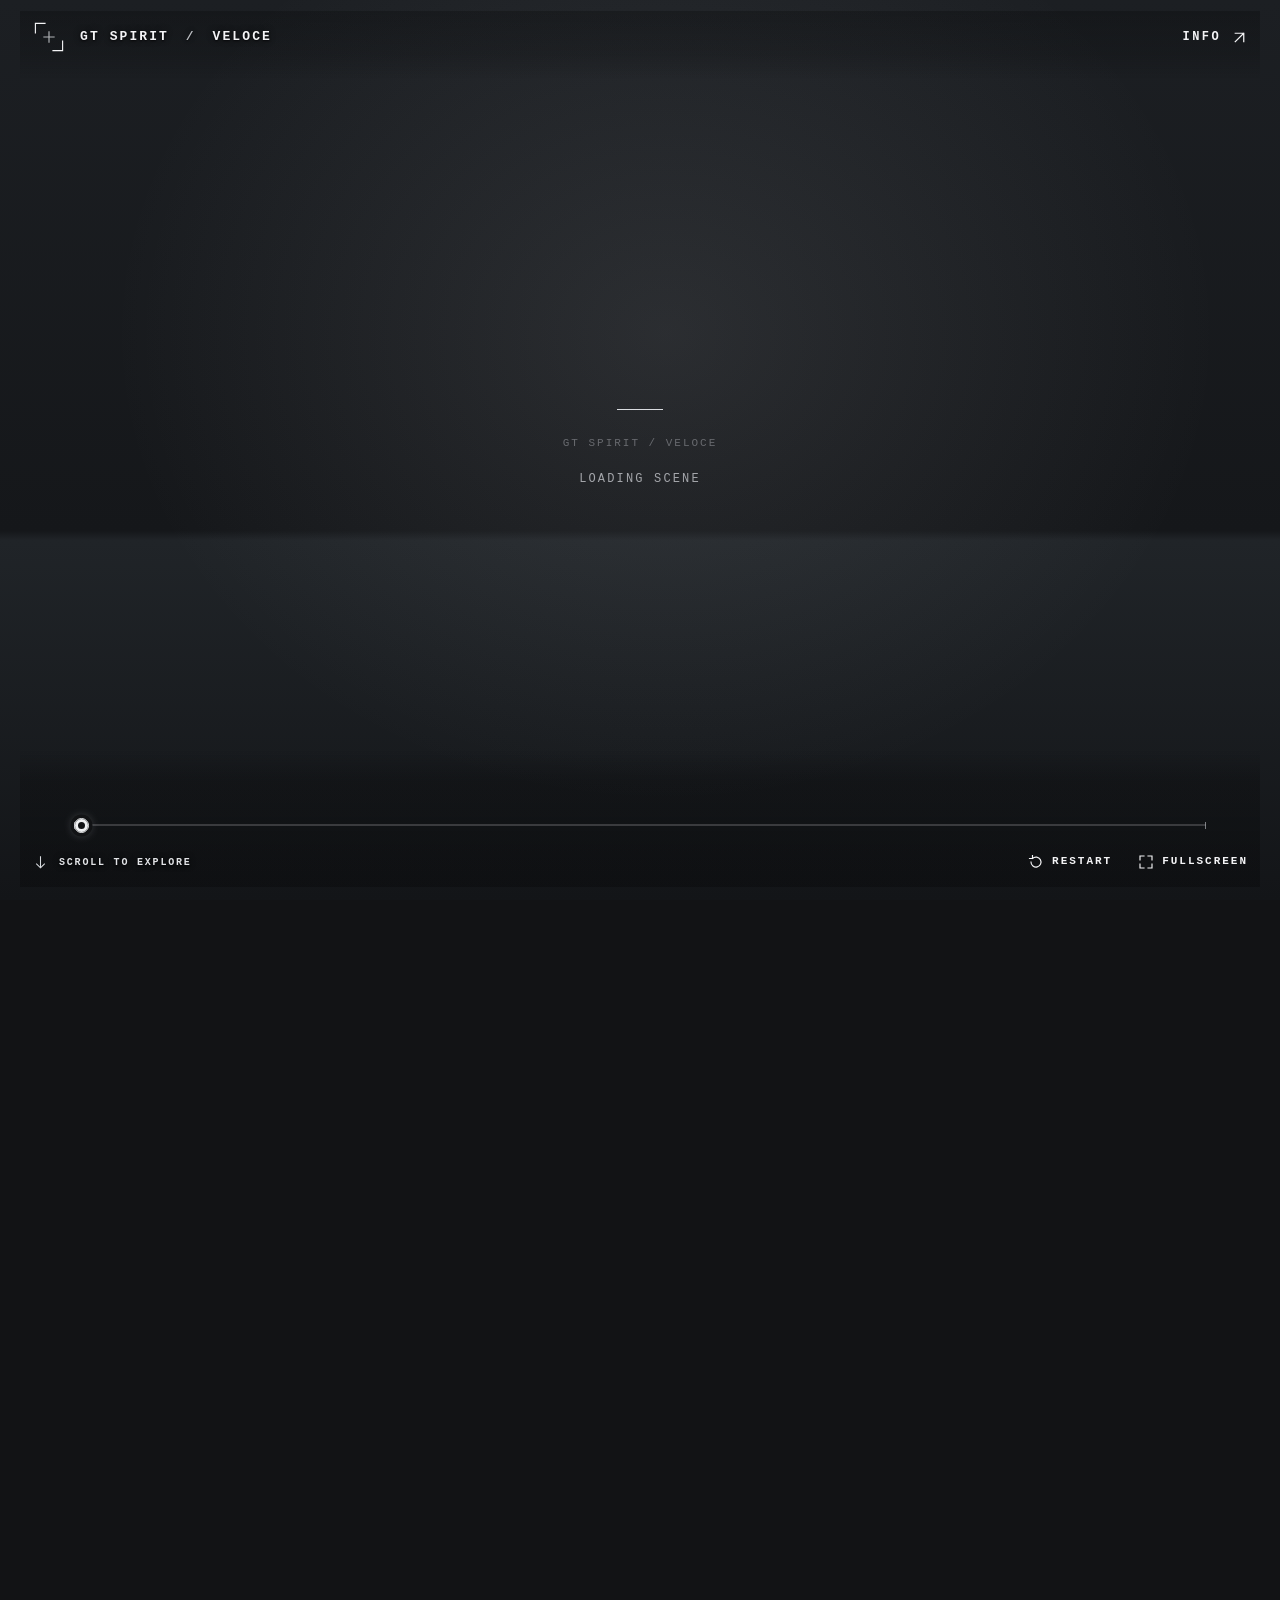
<file: index.html>
<!doctype html>
<html lang="en">
  <head>
    <meta charset="UTF-8" />
    <meta name="viewport" content="width=device-width, initial-scale=1, viewport-fit=cover" />
    <meta name="theme-color" content="#121315" />
    <meta name="description" content="GT Spirit — a scroll-driven 3D exploration of a classic grand-touring coupe, from the cloth reveal to paintwork, engine and structure." />
    <title>GT Spirit — Veloce</title>
    <link rel="icon" href="data:image/svg+xml,%3Csvg xmlns='http://www.w3.org/2000/svg' viewBox='0 0 40 40'%3E%3Crect width='40' height='40' rx='8' fill='%23121315'/%3E%3Cpath d='M10 25V12h9m11 3v13h-9' fill='none' stroke='%23f2f2f3' stroke-width='2'/%3E%3Ccircle cx='20' cy='20' r='3' fill='%23d9dce0'/%3E%3C/svg%3E" />
    <link rel="stylesheet" href="./src/style.css" />
    <link rel="stylesheet" href="./src/interactive.css" />
    <script type="module" src="./src/player.js"></script>
    <script type="module" src="./src/interactive.js"></script>
  </head>
  <body data-intro-fit="cover">
    <main id="experience" aria-label="GT Spirit realtime reveal">
      <div id="scroll-track" class="scroll-track">
        <section id="stage" class="stage" data-frame="" data-target-frame="" data-progress="0" data-status="loading-manifest" aria-label="Realtime 3D intro">
          <header class="topbar">
            <div class="signature">
              <svg class="signature-mark" viewBox="0 0 30 30" fill="none" aria-hidden="true"><path d="M3 12V3h9M18 27h9v-9"/><path class="mark-fine" d="M15 10v10M10 15h10"/></svg>
              <div>
                <p class="eyebrow signature-title">GT SPIRIT <span class="slash">/</span> VELOCE</p>
              </div>
            </div>
            <div class="top-actions">
              <span id="quality-label" class="quality-label">REALTIME 3D</span>
              <button id="info-button" class="text-button" type="button" aria-haspopup="dialog" aria-controls="quality-dialog">
                Info
                <svg viewBox="0 0 16 16" fill="none" aria-hidden="true"><path d="M4 12 12 4M4 4h8v8"/></svg>
              </button>
            </div>
          </header>

          <div id="image-region" class="image-region" aria-busy="true">
            <div id="first-load" class="first-load" role="status" aria-live="polite">
              <span class="loading-rule" aria-hidden="true"></span>
              <p class="eyebrow">GT SPIRIT / VELOCE</p>
              <p id="first-load-text" class="first-load-text">Loading scene</p>
              <button id="first-retry" class="line-button" type="button" hidden>Retry</button>
            </div>
            <noscript><p class="no-script">Enable JavaScript to explore the GT Spirit.</p></noscript>
          </div>

          <footer class="controlbar" aria-label="Intro controls">
            <div class="readout-row">
              <div class="frame-readout" aria-live="off">
                <span class="micro-label">FRAME</span>
                <output id="frame-current" aria-label="Current frame" aria-live="off">—</output>
                <span class="frame-total">/ <span id="frame-end">—</span></span>
                <span class="readout-divider" aria-hidden="true"></span>
                <span class="lens-readout" title="Camera focal length"><span id="lens-value">—</span><span class="lens-unit">mm</span></span>
              </div>
              <div id="availability" class="availability"><span class="availability-dot" aria-hidden="true"></span><span id="availability-text">Loading</span></div>
            </div>

            <div class="timeline-row">
              <span id="timeline-start" class="timeline-tick" aria-hidden="true">—</span>
              <div class="seek-wrap">
                <label class="sr-only" for="frame-seek">Seek: right to advance, left to rewind</label>
                <input id="frame-seek" type="range" min="0" max="1" step="1" value="0" aria-describedby="seek-help" disabled />
                <div id="availability-track" class="availability-track" aria-hidden="true"></div>
              </div>
              <span id="timeline-end" class="timeline-tick" aria-hidden="true">—</span>
            </div>

            <div class="transport-row">
              <p id="seek-help" class="scroll-hint"><svg viewBox="0 0 16 16" fill="none" aria-hidden="true"><path d="M8 2v11M4 9l4 4 4-4"/></svg><span>Scroll to explore</span></p>
              <div id="playback-message" class="playback-message">
                <span id="status-indicator" class="status-indicator" aria-hidden="true"></span>
                <span id="playback-state">Loading</span>
                <span id="pending-frame" class="pending-frame" hidden></span>
                <button id="retry-button" class="retry-button" type="button" hidden>Retry</button>
              </div>
              <div class="transport-actions">
                <button id="restart-button" class="text-button" type="button" title="Restart intro (Home)" disabled>
                  <svg viewBox="0 0 16 16" fill="none" aria-hidden="true"><path d="M4.5 4.5A5 5 0 1 1 3 8M1.5 4.5h3v-3"/></svg><span>Restart</span>
                </button>
                <button id="fullscreen-button" class="text-button" type="button" aria-label="Enter fullscreen" title="Enter fullscreen" hidden>
                  <svg viewBox="0 0 16 16" fill="none" aria-hidden="true"><path d="M6 2H2v4m8-4h4v4M2 10v4h4m8-4v4h-4"/></svg><span id="fullscreen-label">Fullscreen</span>
                </button>
              </div>
            </div>
          </footer>
          <div id="live-announcement" class="sr-only" role="status" aria-live="polite" aria-atomic="true"></div>
          <div id="reveal-text" aria-hidden="true">
            <div class="reveal-title">
              <h3 class="reveal-title-word">Veloce<span class="reveal-title-tm">TM</span></h3>
            </div>
            <div class="reveal-tagline">
              <h3 class="reveal-tagline-title">Grand Touring<br />Coupe</h3>
              <span class="reveal-tagline-rule" aria-hidden="true"></span>
            </div>
            <div class="reveal-side">
              <span class="reveal-side-text">GT Spirit Veloce · Realtime 3D · Cloth Reveal · Grand Touring Coupe</span>
              <span class="reveal-side-plus" aria-hidden="true">+</span>
              <span class="reveal-side-plus" aria-hidden="true">+</span>
            </div>
          </div>
        </section>
      </div>

      <dialog id="quality-dialog" class="quality-dialog" aria-labelledby="quality-title" aria-describedby="quality-description">
        <div class="dialog-inner">
          <div class="dialog-topline">
            <p class="eyebrow">ABOUT</p>
            <button id="close-info" class="icon-button" type="button" aria-label="Close info" autofocus><svg viewBox="0 0 20 20" fill="none" aria-hidden="true"><path d="m5 5 10 10M15 5 5 15"/></svg></button>
          </div>
          <h1 id="quality-title">About this build</h1>
          <p id="quality-description" class="dialog-intro">One continuous realtime 3D scene, from the unveiling to the open garage. Scroll to move through it.</p>
          <dl class="source-facts">
            <div><dt>Source</dt><dd id="source-file">Loading…</dd></div>
            <div><dt>Timeline</dt><dd id="source-timeline">—</dd></div>
            <div><dt>Renderer</dt><dd id="source-engine">Realtime WebGL</dd></div>
            <div><dt>Camera</dt><dd id="source-camera">Loading</dd></div>
            <div><dt>Effects</dt><dd id="source-effects">Shared across every chapter</dd></div>
          </dl>
          <p class="source-note">The reveal uses a cloth simulation derived from the original scene — a silk cover drawn back from the bodywork. The same lighting and rendering continue into Paintwork, Engine and Structure. Original source assets are retained.</p>
          <p class="keyboard-note"><span>Keyboard</span> Arrows: seek · Page Up / Down: skip · Home / End: start / end</p>
        </div>
      </dialog>
    </main>

    <section id="interactive-experience" aria-label="GT Spirit live exploration">
      <div id="model-loading" role="status" aria-live="polite" aria-atomic="true" hidden>
        <div class="interactive-loading-inner">
          <h3 id="model-load-title">Loading</h3>
          <p id="model-load-detail">Preparing the live model.</p>
          <progress id="model-load-progress" max="1" value="0" aria-label="Model loading progress"></progress>
          <div class="interactive-loading-actions">
            <button id="model-retry" class="interactive-outline-button" type="button" hidden>Retry model</button>
            <button id="intro-frame-retry" class="interactive-outline-button" type="button" hidden>Retry scene</button>
            <button id="handoff-return" class="interactive-text-button" type="button">Back to intro</button>
          </div>
        </div>
      </div>
      <div id="interactive-track" class="interactive-track">
        <div id="interactive-stage" class="interactive-stage" data-phase="color" data-ui-visible="false">
          <div class="interactive-viewport">
            <div id="vehicle-canvas-host" role="img" aria-label="GT coupe live 3D view" aria-describedby="interaction-hint" inert></div>
            <div id="vehicle-hotspots" aria-label="Engine details" inert></div>
          </div>

          <header class="interactive-topbar" data-interactive-ui inert aria-hidden="true">
            <p class="interactive-brand">GT SPIRIT</p>
            <nav id="chapter-nav" aria-label="Chapters">
              <button type="button" data-chapter="intro" aria-controls="experience">Intro</button>
              <button type="button" data-chapter="color" aria-controls="interactive-stage" aria-current="step">Paint</button>
              <button type="button" data-chapter="hood" aria-controls="interactive-stage">Engine</button>
              <button type="button" data-chapter="structure" aria-controls="interactive-stage">Structure</button>
            </nav>
          </header>

          <div class="interactive-chapterbar" data-interactive-ui inert aria-hidden="true">
            <div class="interactive-title-row">
              <h2 id="chapter-title">Paintwork</h2>
            </div>
            <p id="chapter-description">Scroll to preview · Click to select</p>
          </div>
          <p id="bridge-status" role="status" aria-live="polite" hidden>Scroll to explore</p>

          <aside id="part-card" aria-labelledby="part-name" data-interactive-ui hidden>
            <div class="interactive-part-heading">
              <h3 id="part-name">Part details</h3>
              <button id="part-close" type="button" aria-label="Close part details">×</button>
            </div>
            <dl class="interactive-part-facts">
              <div><dt>Part ID</dt><dd id="part-id">—</dd></div>
              <div><dt>Assembly</dt><dd id="part-group">—</dd></div>
            </dl>
            <p id="part-note">Select a part to see details.</p>
          </aside>

          <div class="interactive-controls" data-interactive-ui inert aria-hidden="true">
            <div id="color-controls" class="interactive-control-panel" role="group" aria-labelledby="color-controls-label">
              <p id="color-controls-label" class="sr-only">Paint: select a color for this chapter</p>
              <div class="interactive-selected-color">
                <div class="interactive-color-readout" role="status" aria-live="polite" aria-atomic="true">
                  <span id="selected-color-label">Argento</span>
                  <span id="selected-color-code">Originale</span>
                </div>
                <div class="interactive-paint-mode">
                  <span id="color-mode-label">Auto</span>
                  <button id="color-auto" class="interactive-text-button" type="button" hidden>Auto</button>
                  <button id="color-restore" class="interactive-text-button" type="button" hidden>Restore</button>
                </div>
              </div>
              <div class="interactive-color-options">
                <button class="interactive-color-button" type="button" data-color="silver" data-name="Argento" aria-pressed="false" aria-label="Select Argento, the original finish" title="Argento · Originale">Argento</button>
                <button class="interactive-color-button" type="button" data-color="green" data-name="Verde" aria-pressed="false" aria-label="Select Verde, HEX #34EB61" title="Verde · #34EB61">Verde</button>
                <button class="interactive-color-button" type="button" data-color="orange" data-name="Arancio" aria-pressed="false" aria-label="Select Arancio, HEX #EB5234" title="Arancio · #EB5234">Arancio</button>
                <button class="interactive-color-button" type="button" data-color="lime" data-name="Giallo" aria-pressed="false" aria-label="Select Giallo, HEX #DBF054" title="Giallo · #DBF054">Giallo</button>
              </div>
            </div>

            <div id="hood-controls" class="interactive-control-panel" role="group" aria-labelledby="hood-controls-label" hidden>
              <div class="interactive-control-heading">
                <p id="hood-controls-label" class="interactive-control-label">Hood</p>
                <output id="hood-progress" class="interactive-state-readout" aria-label="Hood opening" aria-live="off">0%</output>
              </div>
              <div class="interactive-segmented" role="group" aria-label="Hood position">
                <button type="button" data-hood="closed" aria-pressed="true">Close</button>
                <button type="button" data-hood="open" aria-pressed="false">Open</button>
              </div>
              <details id="hood-note-details" class="interactive-mini-note">
                <summary id="hood-note-label">Hood notes</summary>
                <p id="hood-note">Hood geometry is a preview; intersections remain.</p>
              </details>
            </div>

            <div id="structure-controls" class="interactive-control-panel" role="group" aria-labelledby="structure-controls-label" hidden>
              <div class="interactive-control-heading">
                <p id="structure-controls-label" class="interactive-control-label">Structure</p>
                <output id="explode-progress" class="interactive-state-readout" aria-label="Expansion" aria-live="off">0%</output>
              </div>
              <div class="interactive-structure-row">
                <div class="interactive-segmented" role="group" aria-label="Assembly state">
                  <button type="button" data-explode="assembled" aria-pressed="true">Assemble</button>
                  <button type="button" data-explode="expanded" aria-pressed="false">Expand</button>
                </div>
                <div class="interactive-segmented" role="group" aria-label="Layout direction">
                  <button type="button" data-layout="vertical" aria-pressed="true" title="Vertical layout">Vertical</button>
                  <button type="button" data-layout="horizontal" aria-pressed="false" title="Horizontal layout">Horizontal</button>
                </div>
              </div>
            </div>
          </div>

          <footer class="interactive-footer" data-interactive-ui inert aria-hidden="true">
            <div class="interactive-footer-row">
              <p id="interaction-hint">Drag to rotate</p>
              <details id="asset-note">
                <summary>Info<span class="interactive-note-mark" aria-hidden="true">＋</span></summary>
                <div class="interactive-asset-content">
                  <p class="interactive-asset-label">About the model</p>
                  <p>A visual study of a classic grand-touring coupe. Model parts are reference geometry, not manufacturing CAD.</p>
                  <p>Argento retains the original materials. Every chapter shares the same live lighting and renderer.</p>
                  <p>Hood motion is a visual preview.</p>
                  <p>All 968 mechanical parts are retained. Exploded layouts are for viewing, not repair instructions.</p>
                  <p><a href="./使用说明.html" target="_blank" rel="noopener">Controls & notes</a></p>
                </div>
              </details>
            </div>
            <progress id="section-progress" max="1" value="0" aria-label="Explore progress"></progress>
          </footer>
        </div>
      </div>
    </section>
  </body>
</html>
</file>
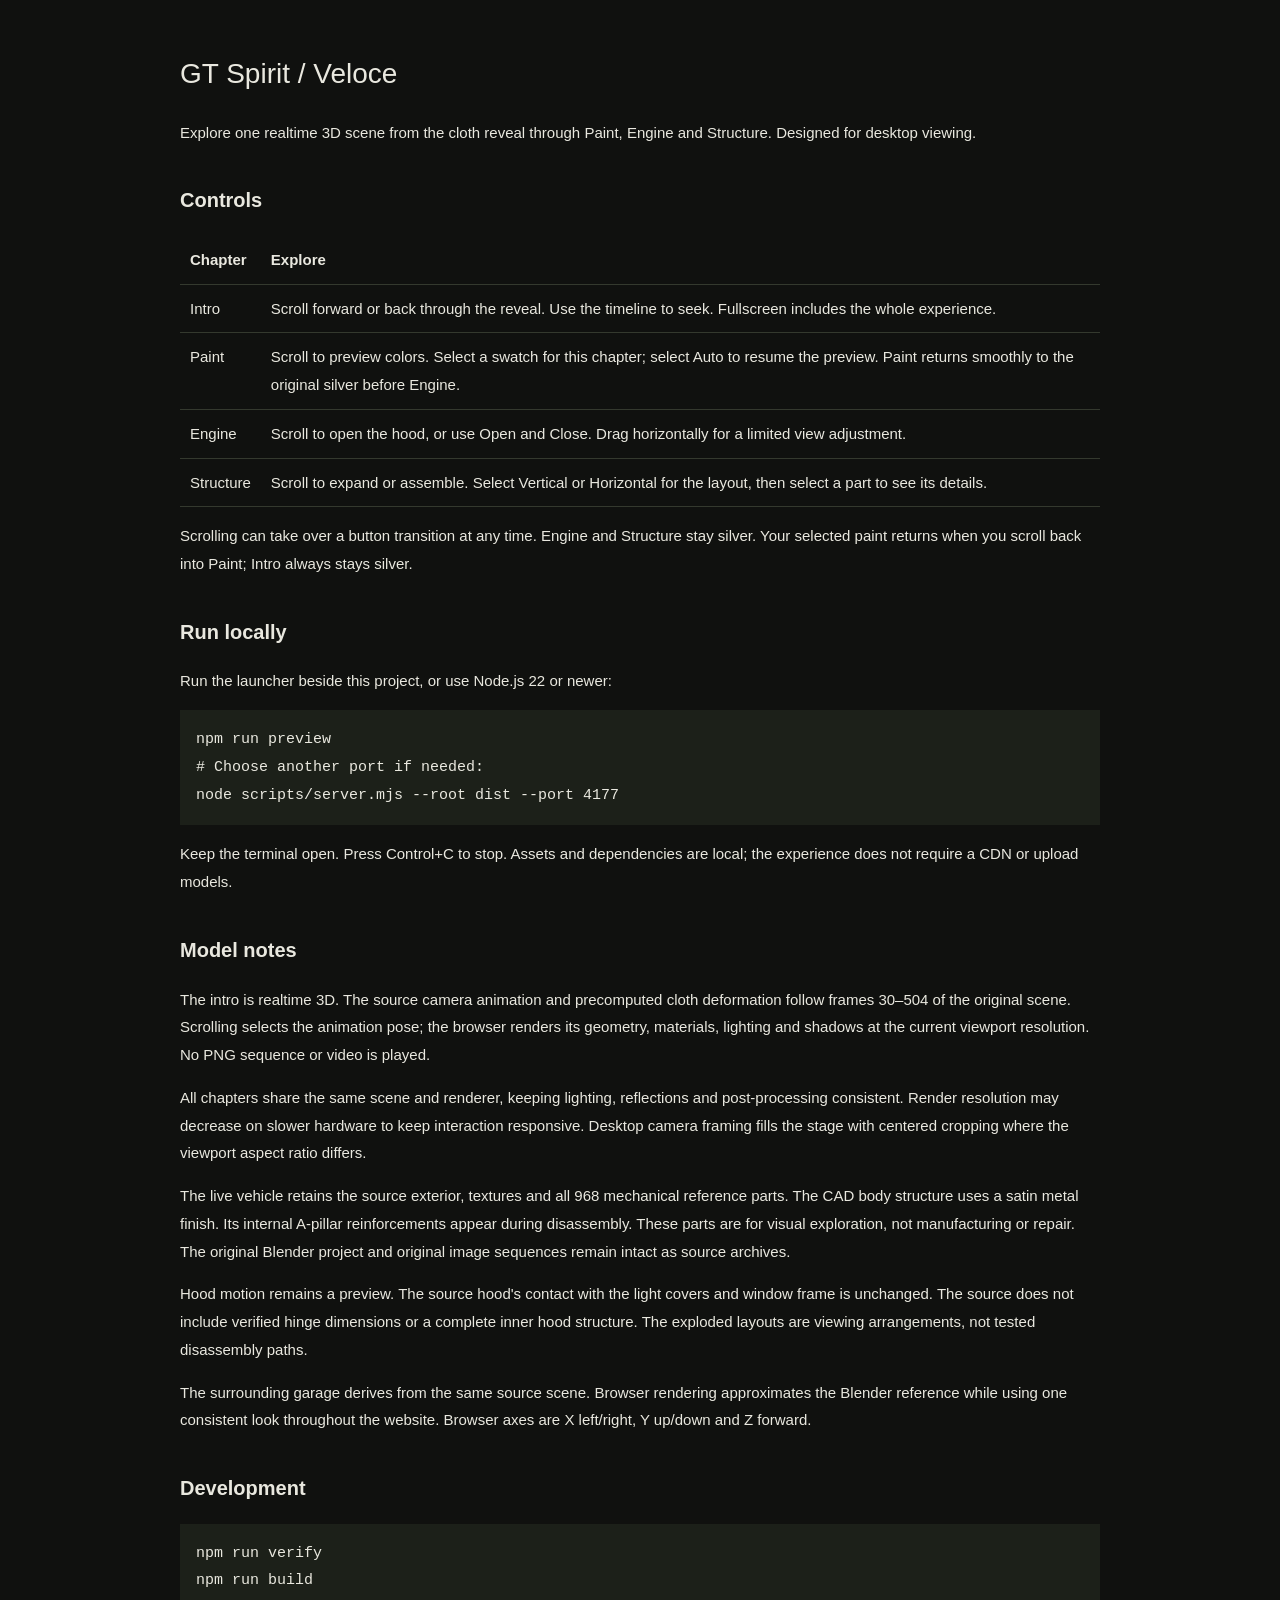
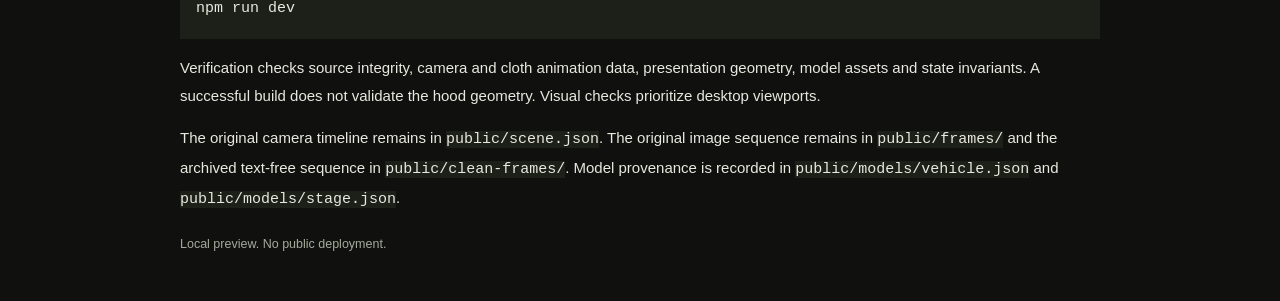
<file: 使用说明.html>
<!doctype html>
<html lang="en">
<head>
<meta charset="utf-8">
<meta name="viewport" content="width=device-width,initial-scale=1">
<title>GT Spirit — Controls & Notes</title>
<style>body{margin:48px auto;padding:0 24px;max-width:920px;background:#10110f;color:#e9e8df;font:15px/1.85 -apple-system,BlinkMacSystemFont,"Segoe UI",sans-serif}h1{font-size:28px;font-weight:500}h2{margin-top:36px;font-size:20px}a{color:#bed3a7}code,pre{font-family:ui-monospace,monospace;background:#1c2019}pre{padding:16px;overflow:auto}table{border-collapse:collapse;width:100%}th,td{text-align:left;vertical-align:top;border-bottom:1px solid #34392e;padding:10px}strong{color:#fff}small{color:#a5aa9c}</style>
</head>
<body>
<h1>GT Spirit / Veloce</h1>
<p>Explore one realtime 3D scene from the cloth reveal through Paint, Engine and Structure. Designed for desktop viewing.</p>
<h2>Controls</h2>
<table>
<tr><th>Chapter</th><th>Explore</th></tr>
<tr><td>Intro</td><td>Scroll forward or back through the reveal. Use the timeline to seek. Fullscreen includes the whole experience.</td></tr>
<tr><td>Paint</td><td>Scroll to preview colors. Select a swatch for this chapter; select Auto to resume the preview. Paint returns smoothly to the original silver before Engine.</td></tr>
<tr><td>Engine</td><td>Scroll to open the hood, or use Open and Close. Drag horizontally for a limited view adjustment.</td></tr>
<tr><td>Structure</td><td>Scroll to expand or assemble. Select Vertical or Horizontal for the layout, then select a part to see its details.</td></tr>
</table>
<p>Scrolling can take over a button transition at any time. Engine and Structure stay silver. Your selected paint returns when you scroll back into Paint; Intro always stays silver.</p>
<h2>Run locally</h2>
<p>Run the launcher beside this project, or use Node.js 22 or newer:</p>
<pre>npm run preview
# Choose another port if needed:
node scripts/server.mjs --root dist --port 4177</pre>
<p>Keep the terminal open. Press Control+C to stop. Assets and dependencies are local; the experience does not require a CDN or upload models.</p>
<h2>Model notes</h2>
<p>The intro is realtime 3D. The source camera animation and precomputed cloth deformation follow frames 30–504 of the original scene. Scrolling selects the animation pose; the browser renders its geometry, materials, lighting and shadows at the current viewport resolution. No PNG sequence or video is played.</p>
<p>All chapters share the same scene and renderer, keeping lighting, reflections and post-processing consistent. Render resolution may decrease on slower hardware to keep interaction responsive. Desktop camera framing fills the stage with centered cropping where the viewport aspect ratio differs.</p>
<p>The live vehicle retains the source exterior, textures and all 968 mechanical reference parts. The CAD body structure uses a satin metal finish. Its internal A-pillar reinforcements appear during disassembly. These parts are for visual exploration, not manufacturing or repair. The original Blender project and original image sequences remain intact as source archives.</p>
<p>Hood motion remains a preview. The source hood's contact with the light covers and window frame is unchanged. The source does not include verified hinge dimensions or a complete inner hood structure. The exploded layouts are viewing arrangements, not tested disassembly paths.</p>
<p>The surrounding garage derives from the same source scene. Browser rendering approximates the Blender reference while using one consistent look throughout the website. Browser axes are X left/right, Y up/down and Z forward.</p>
<h2>Development</h2>
<pre>npm run verify
npm run build
npm run dev</pre>
<p>Verification checks source integrity, camera and cloth animation data, presentation geometry, model assets and state invariants. A successful build does not validate the hood geometry. Visual checks prioritize desktop viewports.</p>
<p>The original camera timeline remains in <code>public/scene.json</code>. The original image sequence remains in <code>public/frames/</code> and the archived text-free sequence in <code>public/clean-frames/</code>. Model provenance is recorded in <code>public/models/vehicle.json</code> and <code>public/models/stage.json</code>.</p>
<small>Local preview. No public deployment.</small>
</body>
</html>
</file>
<file: src/style.css>
@font-face {
  font-family: 'Inter';
  src: url('../vendor/fonts/Inter-Regular.woff2') format('woff2');
  font-weight: 400;
  font-style: normal;
  font-display: swap;
}
@font-face {
  font-family: 'Inter';
  src: url('../vendor/fonts/Inter-Medium.woff2') format('woff2');
  font-weight: 500;
  font-style: normal;
  font-display: swap;
}
@font-face {
  font-family: 'Inter';
  src: url('../vendor/fonts/Inter-SemiBold.woff2') format('woff2');
  font-weight: 600;
  font-style: normal;
  font-display: swap;
}

:root {
  color-scheme: dark;
  font-family: -apple-system, BlinkMacSystemFont, "Segoe UI", "PingFang SC", "Hiragino Sans GB", "Microsoft YaHei", sans-serif;
  color: #f2f2f3;
  background: #121315;
  font-synthesis: none;
  text-rendering: optimizeLegibility;
  -webkit-font-smoothing: antialiased;
  --paper: #f2f2f3;
  --muted: #a4a6ab;
  --faint: #686a6f;
  --line: #323438;
  --signal: #d9dce0;
  --signal-strong: #eff0f2;
  --terracotta: #d98a8a;
  --amber: #9fa2a8;
  --mono: ui-monospace, "SFMono-Regular", Menlo, Consolas, "Liberation Mono", monospace;
  --sans: -apple-system, BlinkMacSystemFont, "Segoe UI", "PingFang SC", "Hiragino Sans GB", "Microsoft YaHei", sans-serif;
  --seek-progress: 0%;
}

* { box-sizing: border-box; }
html { margin: 0; scroll-behavior: auto; scrollbar-color: #484b51 #121315; }
::-webkit-scrollbar { width: 10px; height: 10px; }
::-webkit-scrollbar-track { background: #121315; }
::-webkit-scrollbar-thumb { background: #363a41; border: 3px solid #121315; border-radius: 8px; }
::-webkit-scrollbar-thumb:hover { background: #5b6067; }
body { margin: 0; min-width: 280px; }
button, input { font: inherit; }
button, a, input, summary { -webkit-tap-highlight-color: transparent; }
button { color: inherit; cursor: pointer; }
button:disabled { cursor: default; opacity: .4; }
button, a { touch-action: manipulation; }
button svg, a svg { width: 16px; height: 16px; flex: 0 0 auto; stroke: currentColor; stroke-width: 1.15; stroke-linecap: square; }
a { color: inherit; }
p, h1, h2 { margin: 0; }
[hidden] { display: none !important; }
:focus-visible { outline: 1px solid var(--signal); outline-offset: 5px; }
::selection { background: var(--signal); color: #151618; }

#experience { min-height: 100svh; }
#experience:fullscreen { width: 100%; height: 100%; overflow-y: auto; background: #121315; scrollbar-color: #484b51 #121315; }
#experience:fullscreen .stage { height: 100dvh; }
.scroll-track { position: relative; height: 100svh; overflow-anchor: none; }
.stage {
  position: sticky;
  top: 0;
  display: grid;
  grid-template-rows: auto minmax(0, 1fr) auto;
  gap: 18px;
  height: 100svh;
  padding: max(20px, env(safe-area-inset-top)) max(32px, env(safe-area-inset-right)) max(22px, env(safe-area-inset-bottom)) max(32px, env(safe-area-inset-left));
  overflow: hidden;
  isolation: isolate;
}
.topbar { display: flex; justify-content: space-between; align-items: center; min-width: 0; min-height: 49px; padding-bottom: 15px; border-bottom: 1px solid var(--line); }
.signature { display: flex; gap: 14px; align-items: center; }
.signature-mark { width: 34px; height: 34px; flex: 0 0 auto; stroke: var(--paper); stroke-width: 1; }
.mark-fine { stroke: var(--signal); opacity: .8; }
.eyebrow { font-family: var(--mono); font-size: 11px; line-height: 1.5; letter-spacing: .18em; font-weight: 500; }
.signature-title { font-size: 13px; letter-spacing: .16em; font-weight: 600; }
.slash { color: var(--signal); margin: 0 7px; opacity: .85; }
.top-actions { display: flex; align-items: center; gap: 28px; }
.quality-label { color: var(--faint); font: 500 11px/1.5 var(--mono); letter-spacing: .1em; }
.text-button { display: inline-flex; justify-content: center; align-items: center; gap: 8px; background: none; border: 0; padding: 8px 0; font-family: var(--mono); font-size: 11px; font-weight: 600; letter-spacing: .18em; text-transform: uppercase; line-height: 1.4; white-space: nowrap; transition: color .22s ease; }
.text-button:not(:disabled):hover, .icon-button:hover { color: var(--signal-strong); }
.top-actions .text-button { font-size: 12px; letter-spacing: .2em; }
.top-actions .text-button svg { width: 17px; height: 17px; margin-left: 2px; }

.image-region { position: relative; display: grid; grid-template: minmax(0, 1fr) / minmax(0, 1fr); place-items: center; min-width: 0; min-height: 0; width: 100%; height: 100%; }
.image-region > * { grid-area: 1 / 1; }
.frame-image { display: block; width: 100%; height: 100%; min-width: 0; min-height: 0; object-fit: contain; object-position: center; user-select: none; -webkit-user-drag: none; }
.first-load { display: flex; align-items: center; flex-direction: column; gap: 17px; text-align: center; padding: 24px; color: var(--muted); }
.first-load .eyebrow { color: var(--faint); font-size: 11px; letter-spacing: .18em; }
.first-load-text { font-family: var(--mono); font-size: 12px; font-weight: 500; line-height: 1.9; letter-spacing: .18em; text-transform: uppercase; }
.loading-rule { display: block; width: 46px; height: 1px; background: var(--signal); animation: breathe 1.6s ease-in-out infinite; margin-bottom: 8px; }
.stage[data-status="error"] .loading-rule, .stage[data-status="unavailable"] .loading-rule { animation: none; background: var(--terracotta); }
.no-script { text-align: center; color: var(--muted); font-size: 13px; }

.controlbar { border-top: 1px solid var(--line); padding-top: 16px; min-width: 0; }
.readout-row { display: flex; align-items: center; justify-content: space-between; gap: 12px; min-height: 24px; }
.frame-readout { display: flex; align-items: baseline; gap: 10px; font-family: var(--mono); font-variant-numeric: tabular-nums; white-space: nowrap; }
.micro-label { color: var(--faint); font-family: var(--mono); font-size: 10px; letter-spacing: .22em; font-weight: 500; }
.frame-readout output { color: var(--signal-strong); font-size: 21px; font-weight: 600; letter-spacing: .04em; }
.frame-total { font-size: 13px; color: var(--faint); letter-spacing: .04em; }
.readout-divider { width: 1px; height: 11px; margin: 0 4px; background: var(--line); }
.lens-readout { color: var(--muted); font-size: 14px; font-weight: 500; letter-spacing: .04em; }
.lens-unit { font-size: 10px; color: var(--faint); margin-left: 4px; }
.availability { display: flex; align-items: center; gap: 7px; font-family: var(--mono); font-size: 10px; font-weight: 600; letter-spacing: .14em; line-height: 1.6; color: var(--muted); font-variant-numeric: tabular-nums; text-transform: uppercase; }
.availability-dot { width: 5px; height: 5px; flex: 0 0 auto; border-radius: 50%; background: var(--amber); box-shadow: 0 0 6px rgb(215 218 224 / 50%); }
.availability[data-complete="true"] .availability-dot { background: var(--signal); box-shadow: 0 0 8px rgb(215 218 224 / 65%); }
.availability[data-error="true"] .availability-dot { background: var(--terracotta); box-shadow: 0 0 8px rgb(217 138 138 / 65%); }
.timeline-row { display: flex; align-items: center; gap: 16px; margin: 10px 0 6px; }
.timeline-tick { color: var(--faint); font: 500 10px/1 var(--mono); font-variant-numeric: tabular-nums; letter-spacing: .06em; }
.seek-wrap { position: relative; display: flex; align-items: center; min-width: 0; flex: 1; height: 30px; }
.seek-wrap::before, .seek-wrap::after { content: ""; position: absolute; top: 50%; width: 1px; height: 7px; margin-top: -3.5px; background: var(--faint); opacity: .55; pointer-events: none; }
.seek-wrap::before { left: 0; }
.seek-wrap::after { right: 0; }
input[type="range"] { appearance: none; -webkit-appearance: none; display: block; width: 100%; height: 30px; margin: 0; background: transparent; cursor: ew-resize; border: 0; border-radius: 0; padding: 0; }
input[type="range"]:disabled { cursor: default; }
input[type="range"]::-webkit-slider-runnable-track { height: 2px; border-radius: 2px; background: linear-gradient(to right, var(--signal) 0%, var(--signal) var(--seek-progress), #3a3b3e var(--seek-progress), #3a3b3e 100%); }
input[type="range"]::-moz-range-track { height: 2px; border-radius: 2px; background: #3a3b3e; }
input[type="range"]::-moz-range-progress { height: 2px; border-radius: 2px; background: var(--signal); }
input[type="range"]::-webkit-slider-thumb { -webkit-appearance: none; appearance: none; width: 15px; height: 15px; margin-top: -6.5px; border: 1.5px solid var(--signal-strong); border-radius: 50%; background: #121315; box-shadow: 0 0 0 3.5px #121315, 0 0 12px rgb(215 218 224 / 45%), inset 0 0 0 3px var(--signal-strong); transition: transform .18s ease; }
input[type="range"]::-moz-range-thumb { width: 15px; height: 15px; border: 1.5px solid var(--signal-strong); border-radius: 50%; background: #121315; box-shadow: 0 0 0 3.5px #121315, 0 0 12px rgb(215 218 224 / 45%), inset 0 0 0 3px var(--signal-strong); transition: transform .18s ease; }
input[type="range"]:not(:disabled):hover::-webkit-slider-thumb, input[type="range"]:not(:disabled):active::-webkit-slider-thumb { transform: scale(1.25); }
input[type="range"]:not(:disabled):hover::-moz-range-thumb, input[type="range"]:not(:disabled):active::-moz-range-thumb { transform: scale(1.25); }
input[type="range"]:focus-visible { outline-offset: 2px; }
input[type="range"]:focus-visible::-webkit-slider-thumb { box-shadow: 0 0 0 3.5px #121315, 0 0 18px rgb(215 218 224 / 75%), inset 0 0 0 3px var(--signal-strong); }
input[type="range"]:focus-visible::-moz-range-thumb { box-shadow: 0 0 0 3.5px #121315, 0 0 18px rgb(215 218 224 / 75%), inset 0 0 0 3px var(--signal-strong); }
.availability-track { position: absolute; left: 4px; right: 4px; bottom: 3px; height: 1px; pointer-events: none; }
.availability-segment { position: absolute; height: 1px; min-width: 2px; background: var(--signal); opacity: .35; }
.transport-row { display: grid; grid-template-columns: 1fr auto 1fr; align-items: center; gap: 14px; min-width: 0; }
.scroll-hint { display: flex; align-items: center; gap: 10px; color: var(--muted); font-family: var(--mono); font-size: 10px; font-weight: 600; letter-spacing: .18em; line-height: 1.5; white-space: nowrap; text-transform: uppercase; }
.scroll-hint svg { width: 17px; height: 17px; flex: 0 0 auto; stroke: var(--signal); stroke-width: 1; }
.playback-message { display: flex; flex-wrap: wrap; align-items: center; justify-content: center; gap: 7px; min-width: 0; font-size: 11px; font-weight: 500; line-height: 1.5; color: var(--muted); }
.status-indicator { width: 4px; height: 4px; border-radius: 50%; flex: 0 0 auto; background: var(--signal); }
.stage[data-status="unavailable"] .status-indicator, .stage[data-status="error"] .status-indicator { background: var(--amber); }
.stage[data-status="loading"] .status-indicator, .stage[data-status="loading-manifest"] .status-indicator { background: var(--faint); }
.stage[data-loading-visible="true"] .status-indicator { width: 8px; height: 8px; background: none; border: 1px solid var(--line); border-top-color: var(--signal); animation: spin .9s linear infinite; }
.pending-frame { color: var(--amber); font-family: var(--mono); font-size: 11px; font-weight: 600; }
.retry-button { border: 0; border-bottom: 1px solid var(--faint); padding: 2px 0; color: var(--paper); font-size: 11px; font-weight: 600; background: none; }
.transport-actions { display: flex; justify-content: flex-end; align-items: center; gap: 26px; }
.transport-actions .text-button { color: var(--paper); }
.transport-actions .text-button svg { width: 16px; height: 16px; }
.sr-only { position: absolute; width: 1px; height: 1px; padding: 0; margin: -1px; overflow: hidden; clip-path: inset(50%); white-space: nowrap; border: 0; }

.quality-dialog { color: var(--paper); background: #141619; width: min(560px, calc(100% - 32px)); max-height: calc(100dvh - 48px); padding: 0; margin: auto; border: 1px solid #303338; border-radius: 3px; overflow-y: auto; overscroll-behavior: contain; scrollbar-width: thin; scrollbar-color: #484b51 #141619; box-shadow: 0 30px 80px rgb(0 0 0 / 60%); }
.quality-dialog::backdrop { background: rgb(5 6 7 / 82%); }
.dialog-inner { padding: 30px 34px 28px; }
.dialog-topline { display: flex; align-items: center; justify-content: space-between; margin-bottom: 23px; }
.dialog-topline .eyebrow { color: var(--muted); }
.icon-button { display: grid; place-items: center; padding: 7px; margin: -7px; border: 0; background: none; }
.icon-button svg { width: 24px; height: 24px; stroke-width: 1; }
.quality-dialog h1 { font-family: var(--sans); font-size: 34px; font-weight: 700; letter-spacing: .01em; line-height: 1.25; }
.dialog-intro { margin-top: 15px; font-size: 14px; line-height: 1.95; color: var(--muted); }
.source-facts { margin: 27px 0 20px; }
.source-facts > div { display: grid; grid-template-columns: 94px minmax(0, 1fr); gap: 15px; padding: 11px 0; border-top: 1px solid var(--line); font-size: 12px; line-height: 1.75; }
dt { color: var(--muted); font-family: var(--mono); font-size: 11px; font-weight: 500; letter-spacing: .1em; text-transform: uppercase; }
dd { margin: 0; overflow-wrap: anywhere; font-weight: 500; }
.source-note { color: var(--muted); font-size: 12px; line-height: 1.95; }
.technical-details { margin-top: 22px; border-top: 1px solid var(--line); border-bottom: 1px solid var(--line); }
.technical-details summary { list-style: none; display: flex; align-items: center; justify-content: space-between; gap: 12px; padding: 15px 0; cursor: pointer; font-size: 11px; color: #b9bcc0; }
.technical-details summary::-webkit-details-marker { display: none; }
.technical-details summary span { color: var(--signal); font-size: 14px; font-weight: 300; }
.technical-details[open] summary span { visibility: hidden; }
.technical-facts { margin: 0 0 19px; display: grid; gap: 15px; font-size: 10px; line-height: 1.8; }
.technical-facts dt { margin-bottom: 3px; }
.technical-facts code { font-family: var(--mono); color: #b6b9bd; font-size: 9px; overflow-wrap: anywhere; }
.verification-note { display: block; font-size: 10px; color: var(--signal); }
.original-link { display: inline-flex; align-items: center; gap: 14px; margin-top: 17px; font-size: 11px; line-height: 1.5; padding: 4px 0; text-decoration: none; }
.original-link:hover { color: var(--signal); }
.original-link svg { width: 12px; height: 12px; }
.cache-section { border-top: 1px solid var(--line); margin-top: 24px; padding-top: 21px; }
.cache-heading { display: flex; align-items: center; justify-content: space-between; gap: 12px; }
.cache-heading h2 { font-size: 13px; font-weight: 400; }
.cache-heading .micro-label { font-size: 8px; }
.cache-section p { color: var(--muted); font-size: 11px; line-height: 1.85; margin-top: 11px; }
.line-button { display: inline-flex; justify-content: center; align-items: center; gap: 17px; padding: 12px 20px; border: 1px solid #484b51; background: transparent; color: var(--paper); font-family: var(--mono); font-size: 11px; font-weight: 600; letter-spacing: .16em; text-transform: uppercase; line-height: 1.5; transition: border-color .2s ease, background .2s ease; }
.line-button:not(:disabled):hover { background: #1c1f23; border-color: var(--signal); }
.cache-button { margin-top: 16px; }
.cache-button svg { width: 13px; height: 13px; }
progress { display: block; width: 100%; height: 2px; border: 0; border-radius: 0; margin-top: 20px; background: #282b30; accent-color: var(--signal); }
progress::-webkit-progress-bar { background: #282b30; }
progress::-webkit-progress-value { background: var(--signal); }
progress::-moz-progress-bar { background: var(--signal); }
.cache-section .cache-status { color: #b5b8bc; min-height: 0; font-variant-numeric: tabular-nums; }
.cache-status:empty { margin-top: 0; }
.keyboard-note { color: var(--faint); font-size: 10px; font-weight: 500; line-height: 1.8; margin-top: 26px; }
.keyboard-note span { color: var(--muted); margin-right: 8px; }

@keyframes breathe { 0%, 100% { opacity: .25; } 50% { opacity: 1; } }
@keyframes spin { to { rotate: 360deg; } }

@media (min-width: 1600px) {
  .stage { padding-left: 48px; padding-right: 48px; gap: 22px; }
}
@media (max-width: 850px) {
  .stage { padding-left: max(22px, env(safe-area-inset-left)); padding-right: max(22px, env(safe-area-inset-right)); gap: 14px; }
  .transport-row { grid-template-columns: auto 1fr auto; gap: 10px; }
  .transport-actions { gap: 16px; }
  .quality-label { display: none; }
  .scroll-hint { font-size: 10px; gap: 5px; }
}
@media (max-width: 620px) {
  .stage { gap: 12px; padding: max(17px, env(safe-area-inset-top)) max(17px, env(safe-area-inset-right)) max(17px, env(safe-area-inset-bottom)) max(17px, env(safe-area-inset-left)); }
  .topbar { padding-bottom: 13px; min-height: 47px; }
  .signature { gap: 10px; }
  .signature-mark { width: 28px; height: 28px; }
  .signature-title { font-size: 11px; }
  .signature-caption { font-size: 12px; }
  .top-actions .text-button { font-size: 11px; }
  .controlbar { padding-top: 12px; }
  .frame-readout { gap: 6px; }
  .frame-readout .micro-label { font-size: 9px; }
  .frame-readout output { font-size: 18px; }
  .frame-total { font-size: 11px; }
  .lens-readout { font-size: 12px; }
  .lens-unit { font-size: 9px; margin-left: 2px; }
  .readout-divider { margin: 0 2px; }
  .availability { font-size: 9px; gap: 5px; }
  .timeline-row { gap: 10px; margin: 7px 0; }
  .timeline-tick { font-size: 9px; }
  .transport-row { grid-template-columns: minmax(0, 1fr) auto; row-gap: 6px; }
  .scroll-hint { grid-column: 1 / -1; grid-row: 1; font-size: 10px; }
  .playback-message { justify-content: flex-start; grid-column: 1; grid-row: 2; gap: 5px; font-size: 10px; }
  .transport-actions { grid-column: 2; grid-row: 2; gap: 17px; }
  .transport-actions .text-button { font-size: 11px; padding: 9px 0; gap: 5px; }
  .pending-frame { font-size: 10px; }
  .dialog-inner { padding: 22px; }
  .quality-dialog h1 { font-size: 30px; }
  .source-facts > div { grid-template-columns: 80px minmax(0, 1fr); gap: 10px; }
  .keyboard-note { display: none; }
}
@media (max-width: 360px) {
  .stage { padding-left: 13px; padding-right: 13px; }
  .frame-readout .micro-label { display: none; }
  .transport-actions { gap: 13px; }
}
@media (max-height: 540px) and (min-width: 621px) {
  .stage { padding-top: max(10px, env(safe-area-inset-top)); padding-bottom: max(10px, env(safe-area-inset-bottom)); gap: 8px; }
  .topbar { min-height: 31px; padding-bottom: 6px; }
  .signature-caption { display: none; }
  .signature-mark { width: 22px; height: 22px; }
  .controlbar { padding-top: 6px; }
  .readout-row { min-height: 18px; }
  .frame-readout output { font-size: 14px; }
  .timeline-row { margin: 1px 0; }
  .transport-actions .text-button { padding: 3px 0; }
  .scroll-hint { font-size: 10px; }
}
@media (prefers-reduced-motion: reduce) {
  *, *::before, *::after { animation: none !important; scroll-behavior: auto !important; }
}

/* Source-video 2D titles, fading in as the cloth reveal completes. */
#reveal-text { position: absolute; inset: 0; z-index: 4; pointer-events: none; color: #f4f4f6; }
#reveal-text > div { position: absolute; opacity: 0; transform: translateY(16px); transition: opacity .9s ease, transform .9s cubic-bezier(.2, .7, .2, 1); }
#stage[data-reveal-text="true"] #reveal-text > div { opacity: 1; transform: translateY(0); }
#stage[data-reveal-text="true"] #reveal-text .reveal-tagline { transition-delay: .25s; }
#stage[data-reveal-text="true"] #reveal-text .reveal-side { transition-delay: .4s; }
#reveal-text .reveal-title { top: max(44px, 6%); left: max(24px, env(safe-area-inset-left)); }
#reveal-text .reveal-title-word { display: flex; align-items: flex-start; margin: 0; font-family: 'Inter', var(--sans); font-size: clamp(64px, 12.8vw, 250px); font-weight: 400; letter-spacing: -0.015em; line-height: 0.9; color: #f4f4f6; }
#reveal-text .reveal-title-tm { margin: 0.05em 0 0 0.14em; font-size: 0.45em; letter-spacing: 0.01em; line-height: 1; }
#reveal-text .reveal-tagline { bottom: max(96px, 12%); left: max(26px, env(safe-area-inset-left)); font-family: 'Inter', var(--sans); color: #f4f4f6; text-shadow: 0 1px 3px rgb(5 6 8 / 70%), 0 0 18px rgb(5 6 8 / 40%); }
#reveal-text .reveal-tagline-title { font-family: 'Inter', var(--sans); font-size: clamp(26px, 3.3vw, 62px); font-weight: 400; letter-spacing: .005em; line-height: 1.12; margin: 0; }
#reveal-text .reveal-tagline-rule { display: block; position: relative; width: 9.5vw; min-width: 110px; height: 1px; margin-top: 22px; background: #f4f4f6; opacity: .8; }
#reveal-text .reveal-tagline-rule::before { content: ""; position: absolute; left: 0; top: 50%; width: 8px; height: 8px; border: 1.5px solid #f4f4f6; border-radius: 50%; transform: translateY(-50%); }
#reveal-text .reveal-side { top: 50%; bottom: 13%; right: max(30px, env(safe-area-inset-right)); width: 4.6vw; min-width: 54px; max-width: 88px; display: flex; flex-direction: column; align-items: center; justify-content: space-between; padding: 20px 0 14px; background: #d9d9d9; }
#reveal-text .reveal-side-text { writing-mode: vertical-rl; font-family: 'Inter', var(--sans); font-size: 7.5px; font-weight: 400; letter-spacing: .16em; text-transform: uppercase; color: #7d7d7d; }
#reveal-text .reveal-side-plus { font-family: 'Inter', var(--sans); font-size: 17px; font-weight: 300; line-height: 1.2; color: #151515; }
#reveal-text .reveal-side-plus + .reveal-side-plus { margin-top: 8px; }
@media (max-width: 620px) {
  #reveal-text .reveal-title-word { font-size: clamp(44px, 14vw, 96px); }
  #reveal-text .reveal-tagline-title { font-size: 26px; }
  #reveal-text .reveal-side { display: none; }
}
</file>
<file: src/interactive.css>
body[data-presentation] #experience { position: relative; z-index: 2; }
body[data-presentation="realtime"] #experience { pointer-events: none; }
body[data-presentation="realtime"] #experience #stage { visibility: hidden; }
body[data-presentation="suspended"] #interactive-stage { visibility: hidden; }

#interactive-experience {
  --interactive-background: #191a1c;
  --interactive-surface: #17181a;
  --interactive-text: #f2f2f3;
  --interactive-muted: #a9acb1;
  --interactive-faint: #77797e;
  --interactive-line: rgb(235 236 238 / 15%);
  --interactive-gold: #d9dce0;
  --interactive-gold-strong: #eff0f2;
  --interactive-mono: ui-monospace, "SFMono-Regular", Menlo, Consolas, "Liberation Mono", monospace;
  position: relative;
  min-width: 0;
  color: var(--interactive-text);
  font-family: -apple-system, BlinkMacSystemFont, "Segoe UI", "PingFang SC", "Hiragino Sans GB", "Microsoft YaHei", sans-serif;
  color-scheme: dark;
}
#interactive-experience *,
#interactive-experience *::before,
#interactive-experience *::after { box-sizing: border-box; }
#interactive-experience :where(p, h2, h3, dl, dd) { margin: 0; }
#interactive-experience [hidden] { display: none !important; }
#interactive-experience :focus-visible { outline: 1px solid var(--interactive-text); outline-offset: 3px; }
#interactive-experience :where(button, input, summary) { touch-action: manipulation; -webkit-tap-highlight-color: transparent; }
#interactive-experience button { min-width: 44px; min-height: 44px; font: inherit; color: inherit; cursor: pointer; }
#interactive-experience button:disabled { cursor: default; opacity: .4; }
#interactive-experience .interactive-track { position: relative; height: 1140svh; overflow-anchor: none; }
#interactive-experience .interactive-stage {
  --safe-top: max(84px, calc(env(safe-area-inset-top) + 64px));
  --safe-bottom: max(132px, calc(env(safe-area-inset-bottom) + 112px));
  --safe-left: max(32px, env(safe-area-inset-left));
  --safe-right: max(32px, env(safe-area-inset-right));
  --edge-top: max(12px, env(safe-area-inset-top));
  --edge-bottom: max(12px, env(safe-area-inset-bottom));
  position: fixed;
  inset: 0;
  z-index: 1;
  width: 100%;
  height: 100dvh;
  padding: var(--safe-top) var(--safe-right) var(--safe-bottom) var(--safe-left);
  overflow: hidden;
  isolation: isolate;
  pointer-events: none;
  background: radial-gradient(ellipse at 52% 37%, rgb(215 218 224 / 10%), transparent 59%),
    linear-gradient(180deg, #1c1f23 0%, #15171a 59%, #202428 60%, #131518 100%);
}
#interactive-experience .interactive-viewport,
#interactive-experience #vehicle-canvas-host { position: absolute; inset: 0; width: 100%; height: 100%; min-width: 0; min-height: 0; touch-action: pan-y; }
#interactive-experience .interactive-viewport { z-index: 0; }
#interactive-experience #vehicle-canvas-host canvas { display: block; width: 100%; height: 100%; touch-action: pan-y; }
#interactive-experience .interactive-stage[data-ui-visible="true"] #vehicle-canvas-host { pointer-events: auto; cursor: grab; }
#interactive-experience #vehicle-canvas-host[data-dragging="true"] { cursor: grabbing; }
#interactive-experience [data-interactive-ui] { position: absolute; z-index: 3; min-width: 0; visibility: hidden; pointer-events: none; }
#interactive-experience .interactive-stage[data-ui-visible="true"] [data-interactive-ui] { visibility: visible; }
#interactive-experience .interactive-stage[data-ui-visible="true"] [data-interactive-ui] :is(button, summary, input, a),
#interactive-experience .interactive-stage[data-ui-visible="true"] #part-card { pointer-events: auto; }
#interactive-experience .interactive-topbar { top: var(--edge-top); left: var(--safe-left); right: var(--safe-right); display: grid; grid-template-columns: 1fr auto 1fr; align-items: center; gap: 20px; height: 48px; }
#interactive-experience .interactive-brand { display: flex; align-items: baseline; gap: 10px; font-family: -apple-system, BlinkMacSystemFont, "Segoe UI", "PingFang SC", "Hiragino Sans GB", "Microsoft YaHei", sans-serif; font-size: 15px; font-weight: 700; letter-spacing: .08em; white-space: nowrap; }
#interactive-experience #chapter-nav { display: flex; gap: 3px; padding: 4px; border: 1px solid rgb(235 236 238 / 12%); border-radius: 999px; background: rgb(10 14 20 / 58%); backdrop-filter: blur(18px) saturate(1.25); -webkit-backdrop-filter: blur(18px) saturate(1.25); box-shadow: 0 10px 32px rgb(0 0 0 / 40%), inset 0 1px 0 rgb(255 255 255 / 5%); }
#interactive-experience #chapter-nav button { position: relative; display: inline-flex; align-items: baseline; gap: 9px; padding: 13px 24px; border: 0; border-radius: 999px; background: transparent; color: #a0a4aa; font-family: var(--interactive-mono); font-size: 12px; font-weight: 600; letter-spacing: .16em; text-transform: uppercase; white-space: nowrap; transition: background .28s cubic-bezier(.4, 0, .2, 1), color .28s ease, box-shadow .28s ease; }
#interactive-experience #chapter-nav .chapter-nav-index { color: var(--interactive-faint); font-size: 9px; font-weight: 600; letter-spacing: .08em; transition: color .28s ease; }
#interactive-experience #chapter-nav button[aria-current="step"] { background: linear-gradient(180deg, var(--interactive-gold-strong), #cfd3d9); color: #121417; box-shadow: 0 3px 16px rgb(215 218 224 / 38%), inset 0 1px 0 rgb(255 255 255 / 30%); }
#interactive-experience #chapter-nav button[aria-current="step"] .chapter-nav-index { color: rgb(20 22 25 / 62%); }
#interactive-experience .interactive-chapterbar { top: calc(var(--edge-top) + 60px); left: var(--safe-left); display: flex; gap: 18px; align-items: baseline; text-shadow: 0 1px 3px rgb(5 6 8 / 85%), 0 0 12px rgb(5 6 8 / 40%); }
#interactive-experience .interactive-title-row { display: flex; align-items: baseline; gap: 14px; }
#interactive-experience #chapter-title { font-family: -apple-system, BlinkMacSystemFont, "Segoe UI", "PingFang SC", "Hiragino Sans GB", "Microsoft YaHei", sans-serif; font-size: 46px; line-height: 1.06; font-weight: 700; letter-spacing: 0; }
#interactive-experience #chapter-description { color: #b8bcc1; font-family: -apple-system, BlinkMacSystemFont, "Segoe UI", "PingFang SC", "Hiragino Sans GB", "Microsoft YaHei", sans-serif; font-size: 12px; font-weight: 500; line-height: 1.5; letter-spacing: .04em; }
#interactive-experience #bridge-status { position: absolute; z-index: 3; left: var(--safe-left); right: var(--safe-right); bottom: calc(var(--edge-bottom) + 16px); color: var(--interactive-muted); font-size: 11px; line-height: 1.6; pointer-events: none; }
#interactive-experience .interactive-controls { bottom: calc(var(--edge-bottom) + 52px); left: var(--safe-left); right: var(--safe-right); display: flex; align-items: center; justify-content: space-between; gap: 24px; min-height: 56px; }
#interactive-experience .interactive-selected-color { display: flex; align-items: center; gap: 22px; min-width: 0; flex: 0 0 auto; }
#interactive-experience .interactive-color-readout { display: grid; gap: 4px; min-width: 0; flex: 0 0 auto; white-space: nowrap; }
#interactive-experience #selected-color-label { font-family: -apple-system, BlinkMacSystemFont, "Segoe UI", "PingFang SC", "Hiragino Sans GB", "Microsoft YaHei", sans-serif; font-size: 32px; font-weight: 700; line-height: 1.2; letter-spacing: .01em; }
#interactive-experience #selected-color-code { color: var(--interactive-muted); font: 600 10px/1.5 var(--interactive-mono); letter-spacing: .14em; }
#interactive-experience .interactive-paint-mode { display: flex; align-items: center; gap: 12px; }
#interactive-experience #color-mode-label { color: var(--interactive-muted); font-size: 11px; font-weight: 500; white-space: nowrap; }
#interactive-experience .interactive-text-button { padding: 8px 4px; border: 0; background: transparent; color: var(--interactive-text); font-family: -apple-system, BlinkMacSystemFont, "Segoe UI", "PingFang SC", "Hiragino Sans GB", "Microsoft YaHei", sans-serif; font-size: 12px; font-weight: 600; letter-spacing: .03em; text-decoration: underline; text-underline-offset: 4px; text-decoration-color: rgb(215 218 224 / 45%); transition: color .2s ease, text-decoration-color .2s ease; }
#interactive-experience .interactive-control-panel { position: relative; display: flex; align-items: center; flex: 0 0 auto; gap: 18px; }
#interactive-experience #color-controls { position: fixed; left: 50%; bottom: calc(var(--edge-bottom, 12px) + 44px); transform: translateX(-50%); z-index: 4; width: min(70vw, 1150px); display: flex; align-items: center; gap: 16px; padding: 10px 14px; border: 1px solid rgb(235 236 238 / 12%); border-radius: 20px; background: rgb(10 14 20 / 62%); backdrop-filter: blur(18px) saturate(1.2); -webkit-backdrop-filter: blur(18px) saturate(1.2); box-shadow: 0 14px 40px rgb(0 0 0 / 45%), inset 0 1px 0 rgb(255 255 255 / 5%); }
#interactive-experience #color-controls .interactive-selected-color { gap: 14px; }
#interactive-experience #color-controls #selected-color-label { font-size: 24px; }
#interactive-experience .interactive-color-options { display: flex; gap: 10px; flex: 1 1 auto; }
#interactive-experience .interactive-color-button { position: relative; display: flex; align-items: center; justify-content: center; flex: 1 1 0; min-width: 0; height: 60px; padding: 0 14px; border: 1px solid rgb(255 255 255 / 14%); border-radius: 14px; font-family: -apple-system, BlinkMacSystemFont, "Segoe UI", "PingFang SC", "Hiragino Sans GB", "Microsoft YaHei", sans-serif; font-size: 15px; font-weight: 700; letter-spacing: .03em; box-shadow: inset 0 1px 0 rgb(255 255 255 / 22%), 0 8px 20px rgb(0 0 0 / 32%); transition: transform .2s cubic-bezier(.3, 1.2, .5, 1), border-color .2s ease, box-shadow .2s ease; }
#interactive-experience .interactive-color-button[data-preview="true"] { border-color: rgb(255 255 255 / 55%); }
#interactive-experience button[data-color="silver"].interactive-color-button { background: linear-gradient(165deg, #e6e8ea 0%, #c6cace 45%, #a9aeb5 100%); color: #17191d; }
#interactive-experience button[data-color="green"].interactive-color-button { background: linear-gradient(180deg, #47ef6e 0%, #34eb61 45%, #2cc74f 100%); color: #0c2413; }
#interactive-experience button[data-color="orange"].interactive-color-button { background: linear-gradient(180deg, #f46a4f 0%, #eb5234 45%, #d63f24 100%); color: #fff; }
#interactive-experience button[data-color="lime"].interactive-color-button { background: linear-gradient(180deg, #e6f665 0%, #dbf054 45%, #c6dd3d 100%); color: #17191d; }
#interactive-experience .interactive-color-button[aria-pressed="true"] { border-color: transparent; box-shadow: inset 0 1px 0 rgb(255 255 255 / 26%), 0 0 0 2.5px #fff, 0 10px 24px rgb(0 0 0 / 38%); transform: translateY(-2px); }
#interactive-experience .interactive-color-button[aria-pressed="true"]::after { content: ""; position: absolute; top: -6px; right: -6px; width: 15px; height: 15px; border-radius: 50%; background: #fff; box-shadow: 0 1px 5px rgb(0 0 0 / 45%); -webkit-mask: url('data:image/svg+xml;utf8,<svg xmlns="http://www.w3.org/2000/svg" viewBox="0 0 16 16"><circle cx="8" cy="8" r="8" fill="white"/><path d="M4.5 8.2 7 10.5 11.5 5.5" fill="none" stroke="black" stroke-width="2" stroke-linecap="round" stroke-linejoin="round"/></svg>') center / contain no-repeat; mask: url('data:image/svg+xml;utf8,<svg xmlns="http://www.w3.org/2000/svg" viewBox="0 0 16 16"><circle cx="8" cy="8" r="8" fill="white"/><path d="M4.5 8.2 7 10.5 11.5 5.5" fill="none" stroke="black" stroke-width="2" stroke-linecap="round" stroke-linejoin="round"/></svg>') center / contain no-repeat; }
#interactive-experience .interactive-control-heading { display: grid; gap: 4px; font-size: 11px; white-space: nowrap; }
#interactive-experience .interactive-control-label { color: var(--interactive-muted); font-family: var(--interactive-mono); font-weight: 500; letter-spacing: .14em; text-transform: uppercase; }
#interactive-experience .interactive-state-readout { font: 600 12px/1.6 var(--interactive-mono); font-variant-numeric: tabular-nums; }
#interactive-experience .interactive-segmented { display: flex; gap: 3px; padding: 3px; border: 1px solid rgb(235 236 238 / 12%); border-radius: 999px; background: rgb(10 14 20 / 52%); backdrop-filter: blur(14px); -webkit-backdrop-filter: blur(14px); box-shadow: 0 8px 24px rgb(0 0 0 / 32%), inset 0 1px 0 rgb(255 255 255 / 4%); }
#interactive-experience .interactive-segmented button { min-height: 42px; padding: 10px 20px; border: 0; border-radius: 999px; background: transparent; color: #a0a4aa; font-family: var(--interactive-mono); font-size: 11px; font-weight: 600; letter-spacing: .14em; text-transform: uppercase; white-space: nowrap; transition: background .26s cubic-bezier(.4, 0, .2, 1), color .26s ease, box-shadow .26s ease; }
#interactive-experience .interactive-segmented button[aria-pressed="true"] { background: linear-gradient(180deg, var(--interactive-gold-strong), #cfd3d9); color: #121417; box-shadow: 0 3px 14px rgb(215 218 224 / 34%), inset 0 1px 0 rgb(255 255 255 / 28%); }
#interactive-experience .interactive-structure-row { display: flex; gap: 16px; }
#interactive-experience .interactive-mini-note { position: relative; }
#interactive-experience .interactive-mini-note summary { display: flex; align-items: center; min-height: 44px; padding: 7px 0 7px 8px; list-style: none; color: var(--interactive-muted); font-family: var(--interactive-mono); font-size: 10px; font-weight: 600; letter-spacing: .12em; text-transform: uppercase; cursor: pointer; }
#interactive-experience .interactive-mini-note summary::-webkit-details-marker { display: none; }
#interactive-experience .interactive-mini-note summary::after { content: "+"; margin-left: 8px; color: var(--interactive-gold); }
#interactive-experience #hood-note { position: absolute; right: 0; bottom: calc(100% + 10px); width: min(300px, calc(100vw - 32px)); padding: 14px; border: 1px solid var(--interactive-line); border-radius: 4px; background: rgb(18 19 21 / 96%); box-shadow: 0 12px 30px rgb(0 0 0 / 45%); color: var(--interactive-muted); font-size: 11px; line-height: 1.8; }
#interactive-experience .interactive-footer { left: var(--safe-left); right: var(--safe-right); bottom: var(--edge-bottom); }
#interactive-experience .interactive-footer-row { display: flex; align-items: center; justify-content: space-between; min-height: 44px; gap: 10px; }
#interactive-experience #interaction-hint { color: #ced1d6; font-family: -apple-system, BlinkMacSystemFont, "Segoe UI", "PingFang SC", "Hiragino Sans GB", "Microsoft YaHei", sans-serif; font-size: 12px; font-weight: 500; line-height: 1.5; letter-spacing: .04em; }
#interactive-experience progress { appearance: none; -webkit-appearance: none; display: block; width: 100%; height: 2px; margin: 0; border: 0; border-radius: 0; background: var(--interactive-line); color: var(--interactive-gold); accent-color: var(--interactive-gold); }
#interactive-experience progress::-webkit-progress-bar { background: var(--interactive-line); }
#interactive-experience progress::-webkit-progress-value { background: var(--interactive-gold); }
#interactive-experience progress::-moz-progress-bar { background: var(--interactive-gold); }
#interactive-experience #section-progress { height: 1px; }
#interactive-experience #asset-note { position: relative; flex: 0 0 auto; }
#interactive-experience #asset-note summary { display: flex; align-items: center; gap: 8px; min-height: 44px; padding: 8px 0 8px 8px; color: #ced1d6; font-family: -apple-system, BlinkMacSystemFont, "Segoe UI", "PingFang SC", "Hiragino Sans GB", "Microsoft YaHei", sans-serif; font-size: 13px; font-weight: 600; letter-spacing: .03em; list-style: none; cursor: pointer; transition: color .2s ease; }
#interactive-experience #asset-note summary::-webkit-details-marker { display: none; }
#interactive-experience .interactive-note-mark { color: var(--interactive-gold); font-size: 17px; transition: transform .25s ease; }
#interactive-experience #asset-note[open] .interactive-note-mark { transform: rotate(45deg); }
#interactive-experience .interactive-asset-content { position: absolute; right: 0; bottom: calc(100% + 10px); z-index: 6; width: min(350px, calc(100vw - 64px)); max-height: min(340px, 52svh); padding: 18px; border: 1px solid var(--interactive-line); border-radius: 4px; background: rgb(18 19 21 / 96%); box-shadow: 0 16px 40px rgb(0 0 0 / 50%); overflow-y: auto; overscroll-behavior: contain; pointer-events: auto; scrollbar-width: thin; }
#interactive-experience .interactive-asset-content p { color: var(--interactive-muted); font-size: 12px; line-height: 1.9; overflow-wrap: anywhere; }
#interactive-experience .interactive-asset-content p + p { margin-top: 10px; }
#interactive-experience .interactive-asset-content a { display: inline-flex; align-items: center; min-height: 44px; color: var(--interactive-gold-strong); text-underline-offset: 4px; }
#interactive-experience .interactive-asset-content .interactive-asset-label { color: var(--interactive-gold); font: 600 10px/1.8 var(--interactive-mono); letter-spacing: .16em; }
#interactive-experience #model-loading { position: fixed; left: var(--safe-left, 16px); right: var(--safe-right, 16px); bottom: calc(var(--edge-bottom, 12px) + 8px); z-index: 6; pointer-events: none; }
body[data-presentation="realtime"] #interactive-experience #model-loading { bottom: calc(var(--safe-bottom, 132px) + 16px); }
body[data-presentation="original"] #interactive-experience #model-loading,
body[data-presentation="suspended"] #interactive-experience #model-loading { visibility: hidden; }
#interactive-experience .interactive-loading-inner { max-width: 440px; padding: 14px 16px 4px; border: 1px solid var(--interactive-line); border-radius: 4px; background: rgb(18 19 21 / 95%); }
#interactive-experience #model-load-title { font-size: 13px; font-weight: 600; line-height: 1.6; }
#interactive-experience #model-load-detail { margin-top: 5px; color: var(--interactive-muted); font-size: 11px; line-height: 1.7; overflow-wrap: anywhere; }
#interactive-experience #model-load-progress { margin-top: 10px; }
#interactive-experience .interactive-loading-actions { display: flex; align-items: center; gap: 12px; flex-wrap: wrap; }
#interactive-experience .interactive-loading-actions button { pointer-events: auto; }
#interactive-experience .interactive-outline-button { padding: 9px 8px; border: 0; background: transparent; font-family: var(--interactive-mono); font-size: 9px; letter-spacing: .14em; text-transform: uppercase; text-decoration: underline; text-underline-offset: 4px; }
#interactive-experience #part-card { right: var(--safe-right); bottom: calc(var(--safe-bottom) + 16px); z-index: 5; width: 280px; max-width: calc(100% - var(--safe-left) - var(--safe-right)); max-height: min(300px, calc(100% - var(--safe-top) - var(--safe-bottom) - 28px)); padding: 15px 17px; border: 1px solid var(--interactive-line); border-radius: 4px; background: rgb(18 19 21 / 96%); box-shadow: 0 16px 40px rgb(0 0 0 / 50%); overflow-y: auto; overscroll-behavior: contain; scrollbar-width: thin; }
#interactive-experience .interactive-part-heading { display: flex; justify-content: space-between; align-items: flex-start; gap: 12px; }
#interactive-experience #part-name { min-width: 0; margin-top: 5px; font-family: -apple-system, BlinkMacSystemFont, "Segoe UI", "PingFang SC", "Hiragino Sans GB", "Microsoft YaHei", sans-serif; font-size: 19px; font-weight: 600; line-height: 1.4; overflow-wrap: anywhere; }
#interactive-experience #part-close { flex: 0 0 44px; width: 44px; margin: -9px -11px 0 0; padding: 0; border: 0; background: transparent; color: var(--interactive-muted); font-size: 26px; line-height: 1; transition: color .2s ease; }
#interactive-experience .interactive-part-facts { display: grid; gap: 6px; margin-top: 10px; font-size: 11px; line-height: 1.8; }
#interactive-experience .interactive-part-facts > div { display: grid; grid-template-columns: 64px minmax(0, 1fr); gap: 10px; }
#interactive-experience .interactive-part-facts dt { color: var(--interactive-muted); font-family: var(--interactive-mono); font-size: 10px; font-weight: 600; letter-spacing: .08em; text-transform: uppercase; }
#interactive-experience .interactive-part-facts dd { overflow-wrap: anywhere; font-weight: 500; }
#interactive-experience #part-id { font-family: var(--interactive-mono); }
#interactive-experience #part-note { margin-top: 12px; color: var(--interactive-muted); font-size: 11px; line-height: 1.85; overflow-wrap: anywhere; }
#interactive-experience #vehicle-hotspots { position: absolute; inset: 0; z-index: 2; pointer-events: none; }
#interactive-experience #vehicle-hotspots button { position: absolute; display: grid; place-items: center; padding: 8px; border: 1px solid rgb(215 218 224 / 45%); border-radius: 50%; background: rgb(18 19 21 / 90%); transform: translate(-50%, -50%); pointer-events: auto; }
#interactive-experience .interactive-stage[data-ui-visible="false"] #vehicle-hotspots { visibility: hidden; }

@media (hover: hover) {
  #interactive-experience #chapter-nav button:hover { color: var(--interactive-text); }
  #interactive-experience #chapter-nav button:hover .chapter-nav-index { color: var(--interactive-gold); }
  #interactive-experience #chapter-nav button[aria-current="step"]:hover { color: #121417; }
  #interactive-experience #chapter-nav button[aria-current="step"]:hover .chapter-nav-index { color: rgb(20 22 25 / 62%); }
  #interactive-experience .interactive-text-button:hover { color: var(--interactive-gold-strong); text-decoration-color: var(--interactive-gold-strong); }
  #interactive-experience .interactive-color-button:hover { border-color: rgb(255 255 255 / 55%); }
  #interactive-experience .interactive-segmented button:hover { color: var(--interactive-text); }
  #interactive-experience .interactive-segmented button[aria-pressed="true"]:hover { color: #121417; }
}
@media (min-width: 1600px) {
  #interactive-experience .interactive-stage { --safe-left: max(48px, env(safe-area-inset-left)); --safe-right: max(48px, env(safe-area-inset-right)); }
}
@media (max-width: 850px) {
  #interactive-experience .interactive-paint-mode { gap: 8px; }
  #interactive-experience .interactive-selected-color { gap: 14px; }
  #interactive-experience .interactive-control-panel { gap: 10px; }
  #interactive-experience #color-mode-label { display: none; }
  #interactive-experience .interactive-realtime { font-size: 8px; }
}
@media (max-width: 620px) {
  #interactive-experience .interactive-stage {
    --safe-top: max(64px, calc(env(safe-area-inset-top) + 48px));
    --safe-bottom: max(120px, calc(env(safe-area-inset-bottom) + 108px));
    --safe-left: max(16px, env(safe-area-inset-left));
    --safe-right: max(16px, env(safe-area-inset-right));
    --edge-top: max(6px, env(safe-area-inset-top));
    --edge-bottom: max(8px, env(safe-area-inset-bottom));
  }
  #interactive-experience .interactive-topbar { grid-template-columns: 1fr auto; gap: 8px; }
  #interactive-experience .interactive-brand { gap: 6px; font-size: 11px; }
  #interactive-experience .interactive-brand-caption,
  #interactive-experience .interactive-realtime { display: none; }
  #interactive-experience #chapter-nav { gap: 0; }
  #interactive-experience #chapter-nav button { width: auto; min-width: 44px; padding: 10px 11px; font-size: 10px; }
  #interactive-experience .interactive-chapterbar { top: calc(var(--edge-top) + 48px); gap: 10px; }
  #interactive-experience #chapter-number { font-size: 13px; }
  #interactive-experience #chapter-number::before { font-size: 10px; }
  #interactive-experience #chapter-description { font-size: 9px; }
  #interactive-experience #chapter-title { font-size: 28px; }
  #interactive-experience .interactive-title-row { gap: 6px; }
  #interactive-experience .interactive-controls { bottom: calc(var(--edge-bottom) + 47px); min-height: 56px; gap: 6px; }
  #interactive-experience .interactive-selected-color { display: block; max-width: calc(100% - 182px); }
  #interactive-experience #selected-color-label { font-size: 19px; line-height: 1.25; }
  #interactive-experience #selected-color-code { font-size: 9px; line-height: 1.4; }
  #interactive-experience .interactive-color-readout { gap: 4px; }
  #interactive-experience .interactive-paint-mode { position: absolute; left: 0; top: 100%; height: 44px; }
  #interactive-experience .interactive-paint-mode button { font-size: 10px; padding-inline: 0; }
  #interactive-experience #color-controls { width: calc(100vw - 20px); bottom: calc(var(--edge-bottom) + 48px); gap: 8px; padding: 8px 10px; }
  #interactive-experience #color-controls .interactive-selected-color { display: flex; max-width: none; }
  #interactive-experience #color-controls .interactive-paint-mode { position: static; height: auto; }
  #interactive-experience #color-controls #selected-color-label { font-size: 16px; }
  #interactive-experience .interactive-color-options { gap: 7px; }
  #interactive-experience .interactive-color-button { height: 44px; padding: 0 8px; font-size: 12px; border-radius: 12px; }
  #interactive-experience .interactive-control-panel { gap: 6px; }
  #interactive-experience #hood-controls,
  #interactive-experience #structure-controls { flex: 1 1 auto; justify-content: flex-end; }
  #interactive-experience .interactive-stage:not([data-phase="color"]) .interactive-selected-color { max-width: 96px; }
  #interactive-experience .interactive-stage:not([data-phase="color"]) #selected-color-label { font-size: 14px; }
  #interactive-experience .interactive-control-heading { position: absolute; top: -12px; right: 0; display: flex; align-items: baseline; gap: 7px; font-size: 9px; }
  #interactive-experience .interactive-state-readout { font-size: 10px; }
  #interactive-experience .interactive-segmented { gap: 3px; }
  #interactive-experience .interactive-segmented button { padding: 9px 7px; font-size: 10px; min-height: 38px; }
  #interactive-experience .interactive-structure-row { gap: 6px; }
  #interactive-experience .interactive-mini-note { position: absolute; bottom: 0; right: 96px; height: 44px; }
  #interactive-experience .interactive-mini-note summary { width: 44px; justify-content: center; padding: 0; font-size: 0; }
  #interactive-experience .interactive-mini-note summary::after { content: "Notes"; margin: 0; color: var(--interactive-gold); font-size: 9px; }
  #interactive-experience #hood-note { bottom: calc(100% + 20px); right: -96px; }
  #interactive-experience #interaction-hint { font-size: 9px; }
  #interactive-experience .interactive-stage[data-color-mode="manual"] #interaction-hint,
  #interactive-experience .interactive-stage[data-has-saved-color="true"] #interaction-hint { visibility: hidden; }
  #interactive-experience .interactive-asset-content { width: min(330px, calc(100vw - 32px)); padding: 14px; }
  #interactive-experience #part-card { width: 260px; padding: 12px 14px; }
}
@media (max-width: 360px) {
  #interactive-experience .interactive-stage[data-phase="structure"] #selected-color-code { display: none; }
  #interactive-experience .interactive-stage[data-phase="structure"] .interactive-selected-color { max-width: 56px; }
  #interactive-experience .interactive-stage[data-phase="structure"] #selected-color-label { font-size: 11px; }
}
@media (max-height: 540px) and (min-width: 621px) {
  #interactive-experience .interactive-stage {
    --safe-top: max(50px, calc(env(safe-area-inset-top) + 44px));
    --safe-bottom: max(75px, calc(env(safe-area-inset-bottom) + 68px));
    --safe-left: max(16px, env(safe-area-inset-left));
    --safe-right: max(16px, env(safe-area-inset-right));
    --edge-top: max(3px, env(safe-area-inset-top));
    --edge-bottom: max(5px, env(safe-area-inset-bottom));
  }
  #interactive-experience .interactive-topbar { grid-template-columns: auto 1fr auto; gap: 18px; }
  #interactive-experience #chapter-nav { justify-self: end; }
  #interactive-experience #chapter-nav button { padding-inline: 10px; }
  #interactive-experience .interactive-realtime { display: none; }
  #interactive-experience .interactive-chapterbar { top: calc(var(--edge-top) + 15px); left: calc(var(--safe-left) + 140px); }
  #interactive-experience #chapter-description { display: none; }
  #interactive-experience .interactive-controls { right: calc(var(--safe-right) + 86px); bottom: calc(var(--edge-bottom) + 7px); min-height: 56px; gap: 10px; }
  #interactive-experience #selected-color-label { font-size: 16px; }
  #interactive-experience .interactive-selected-color { gap: 10px; }
  #interactive-experience .interactive-color-readout { gap: 3px; }
  #interactive-experience .interactive-control-panel { gap: 10px; }
  #interactive-experience .interactive-color-options { gap: 3px; }
  #interactive-experience .interactive-structure-row { gap: 8px; }
  #interactive-experience .interactive-segmented button { padding-inline: 8px; }
  #interactive-experience #color-mode-label,
  #interactive-experience #interaction-hint { display: none; }
  #interactive-experience .interactive-footer { bottom: var(--edge-bottom); }
  #interactive-experience .interactive-footer-row { justify-content: flex-end; }
  #interactive-experience .interactive-mini-note { position: fixed; top: var(--edge-top); left: calc(var(--safe-left) + 225px); }
  #interactive-experience .interactive-mini-note summary { width: 44px; justify-content: center; padding: 0; font-size: 0; }
  #interactive-experience .interactive-mini-note summary::after { content: "Notes"; margin: 0; font-size: 9px; color: var(--interactive-gold); }
  #interactive-experience #hood-note { top: calc(100% + 5px); bottom: auto; right: auto; left: 0; }
  #interactive-experience .interactive-asset-content { max-height: 65svh; }
}
@media (max-height: 540px) and (min-width: 621px) and (max-width: 850px) {
  #interactive-experience .interactive-selected-color { flex: 1 1 auto; }
  #interactive-experience .interactive-color-readout { flex: 1 1 auto; }
  #interactive-experience .interactive-paint-mode { flex: 0 0 auto; }
  #interactive-experience .interactive-stage[data-phase="structure"] #selected-color-label { font-size: 12px; }
  #interactive-experience .interactive-stage[data-phase="structure"] .interactive-control-heading { position: absolute; right: 0; top: -9px; display: flex; gap: 6px; font-size: 9px; }
  #interactive-experience .interactive-stage[data-phase="structure"] .interactive-state-readout { font-size: 9px; }
}
@media (max-width: 620px), (max-height: 540px) and (min-width: 621px) {
  #interactive-experience .interactive-stage[data-hood-verified="true"] .interactive-mini-note summary::after { content: "Info"; color: var(--interactive-muted); }
}
@media (prefers-reduced-motion: reduce) {
  #interactive-experience *,
  #interactive-experience *::before,
  #interactive-experience *::after { animation: none !important; transition: none !important; scroll-behavior: auto !important; }
}

/* Keep the original controls readable over the stage without changing its layout. */
body[data-presentation="original"] #stage > :is(.topbar, .controlbar) {
  --paper: #f4f4f6;
  --muted: #e2e4e7;
  --faint: #d3d6da;
  --line: rgb(235 236 238 / 30%);
  position: relative;
  isolation: isolate;
  color: var(--paper);
  border-color: transparent;
  text-shadow: 0 1px 2px rgb(5 6 8 / 90%), 0 0 7px rgb(5 6 8 / 48%);
}
body[data-presentation="original"] #stage > :is(.topbar, .controlbar)::before {
  content: "";
  position: absolute;
  inset: -9px -12px;
  z-index: -1;
  pointer-events: none;
  background: linear-gradient(180deg, rgb(8 9 10 / 30%), rgb(8 9 10 / 18%) 65%, transparent);
}
body[data-presentation="original"] #stage > .controlbar::before {
  background: linear-gradient(180deg, transparent, rgb(8 9 10 / 28%) 22%, rgb(8 9 10 / 40%));
}
body[data-presentation="original"] #stage .lens-readout {
  color: var(--paper);
}

/* Separate small control text from the bright floor; leave all hit areas in place. */
body[data-presentation="realtime"] #interactive-experience :is(.interactive-controls, .interactive-footer, #bridge-status) {
  --interactive-muted: #e8eaec;
  --interactive-faint: #d3d6da;
  text-shadow: 0 1px 2px rgb(5 6 8 / 90%), 0 0 7px rgb(5 6 8 / 45%);
}
@media (min-width: 621px) and (min-height: 541px) {
  body[data-presentation="realtime"] #interactive-experience .interactive-stage[data-ui-visible="true"]::after {
    content: "";
    position: absolute;
    inset: auto 0 0;
    height: calc(var(--safe-bottom) + 32px);
    z-index: 1;
    pointer-events: none;
    background: linear-gradient(180deg, transparent, rgb(8 9 10 / 24%) 48%, rgb(8 9 10 / 38%));
  }
}

/* Keep the focus on the car; retain the original control and viewport geometry. */
#stage :is(.quality-label, .frame-readout, .availability, .timeline-tick, .pending-frame),
#stage:not([data-status="error"]):not([data-status="unavailable"]) :is(#playback-state, #status-indicator) {
  visibility: hidden;
}
#interactive-experience :is(.interactive-realtime, #color-mode-label, .interactive-state-readout, .interactive-control-label, #hood-note-details) {
  visibility: hidden !important;
}
#interactive-experience #selected-color-code { display: none !important; }
#stage .availability[data-error="true"] { visibility: visible; }

/* A full-screen source-camera anchor; all pixels come from the shared canvas. */
body[data-intro-fit="cover"] #stage #image-region {
  position: absolute;
  inset: 0;
  width: 100%;
  height: 100%;
  z-index: -1;
}
body[data-intro-fit="cover"] #stage > .topbar { grid-row: 1; }
body[data-intro-fit="cover"] #stage > .controlbar { grid-row: 3; }
#interactive-experience #model-loading[data-state="loading"] .interactive-loading-inner {
  width: max-content; border: 0; background: rgb(20 19 17 / 70%); padding: 10px 14px;
}
#interactive-experience #model-loading[data-state="loading"] #model-load-title { font-size: 11px; }
#interactive-experience #model-loading[data-state="loading"] :is(#model-load-detail, .interactive-loading-actions) { display: none; }
@media (max-width: 620px) {
  #interactive-experience #chapter-nav button { padding-inline: 9px; font-size: 9px; }
  #interactive-experience .interactive-segmented button { padding-inline: 9px; font-size: 10px; }
}
@media (max-width: 620px) {
  #interactive-experience #chapter-nav button { width: auto; min-width: 44px; }
}
</file>
